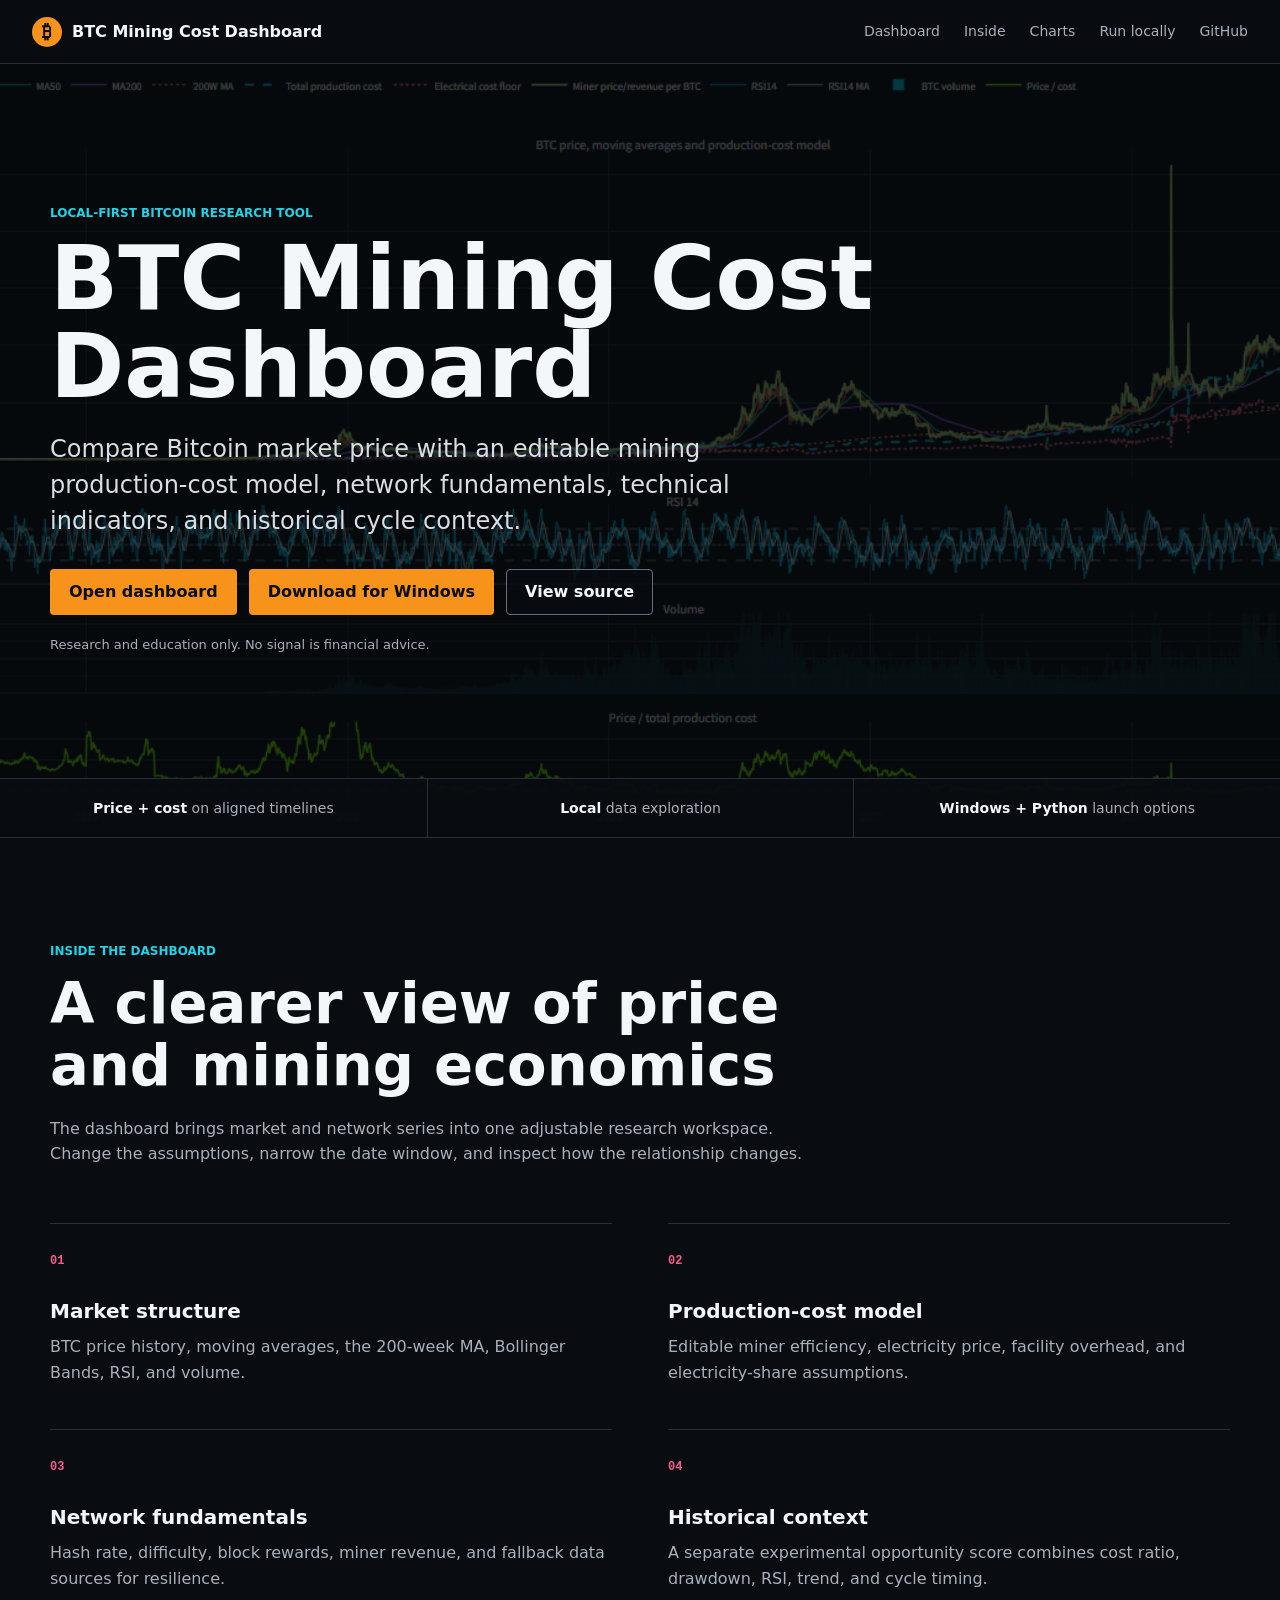
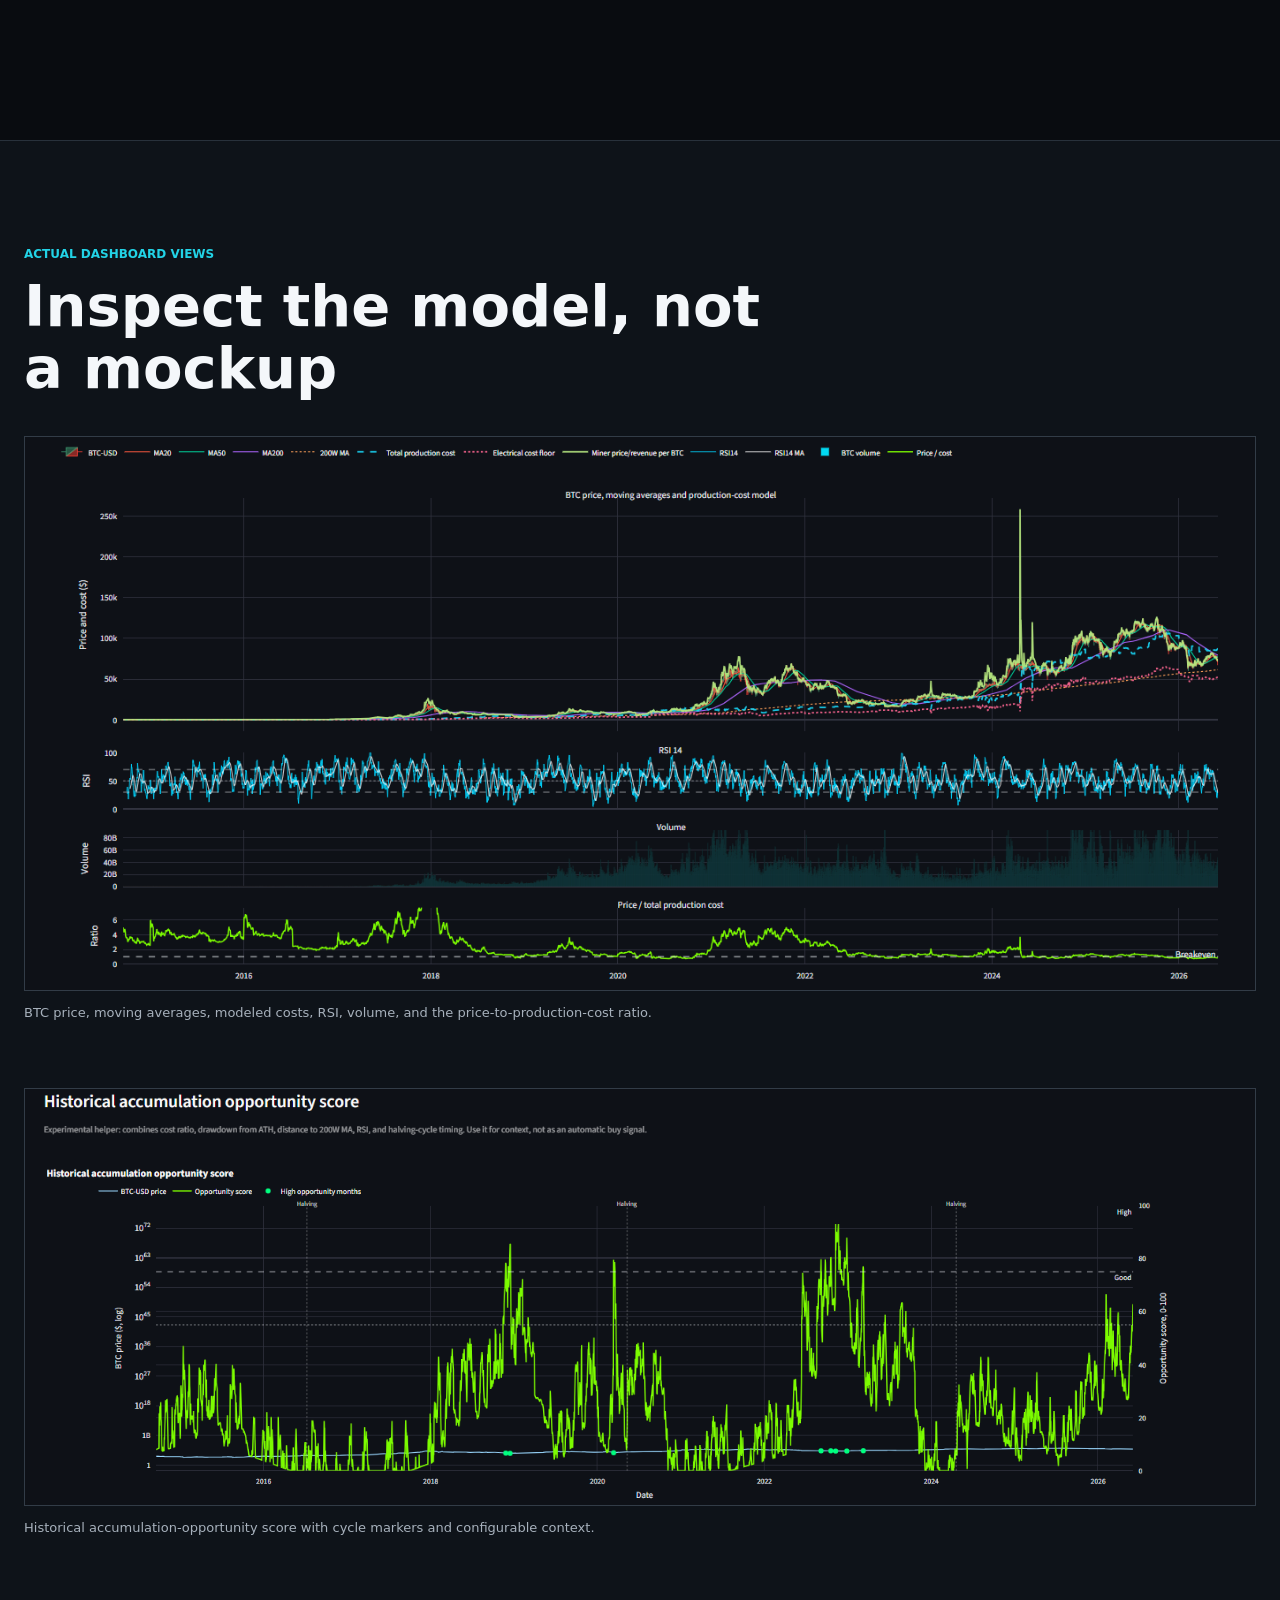
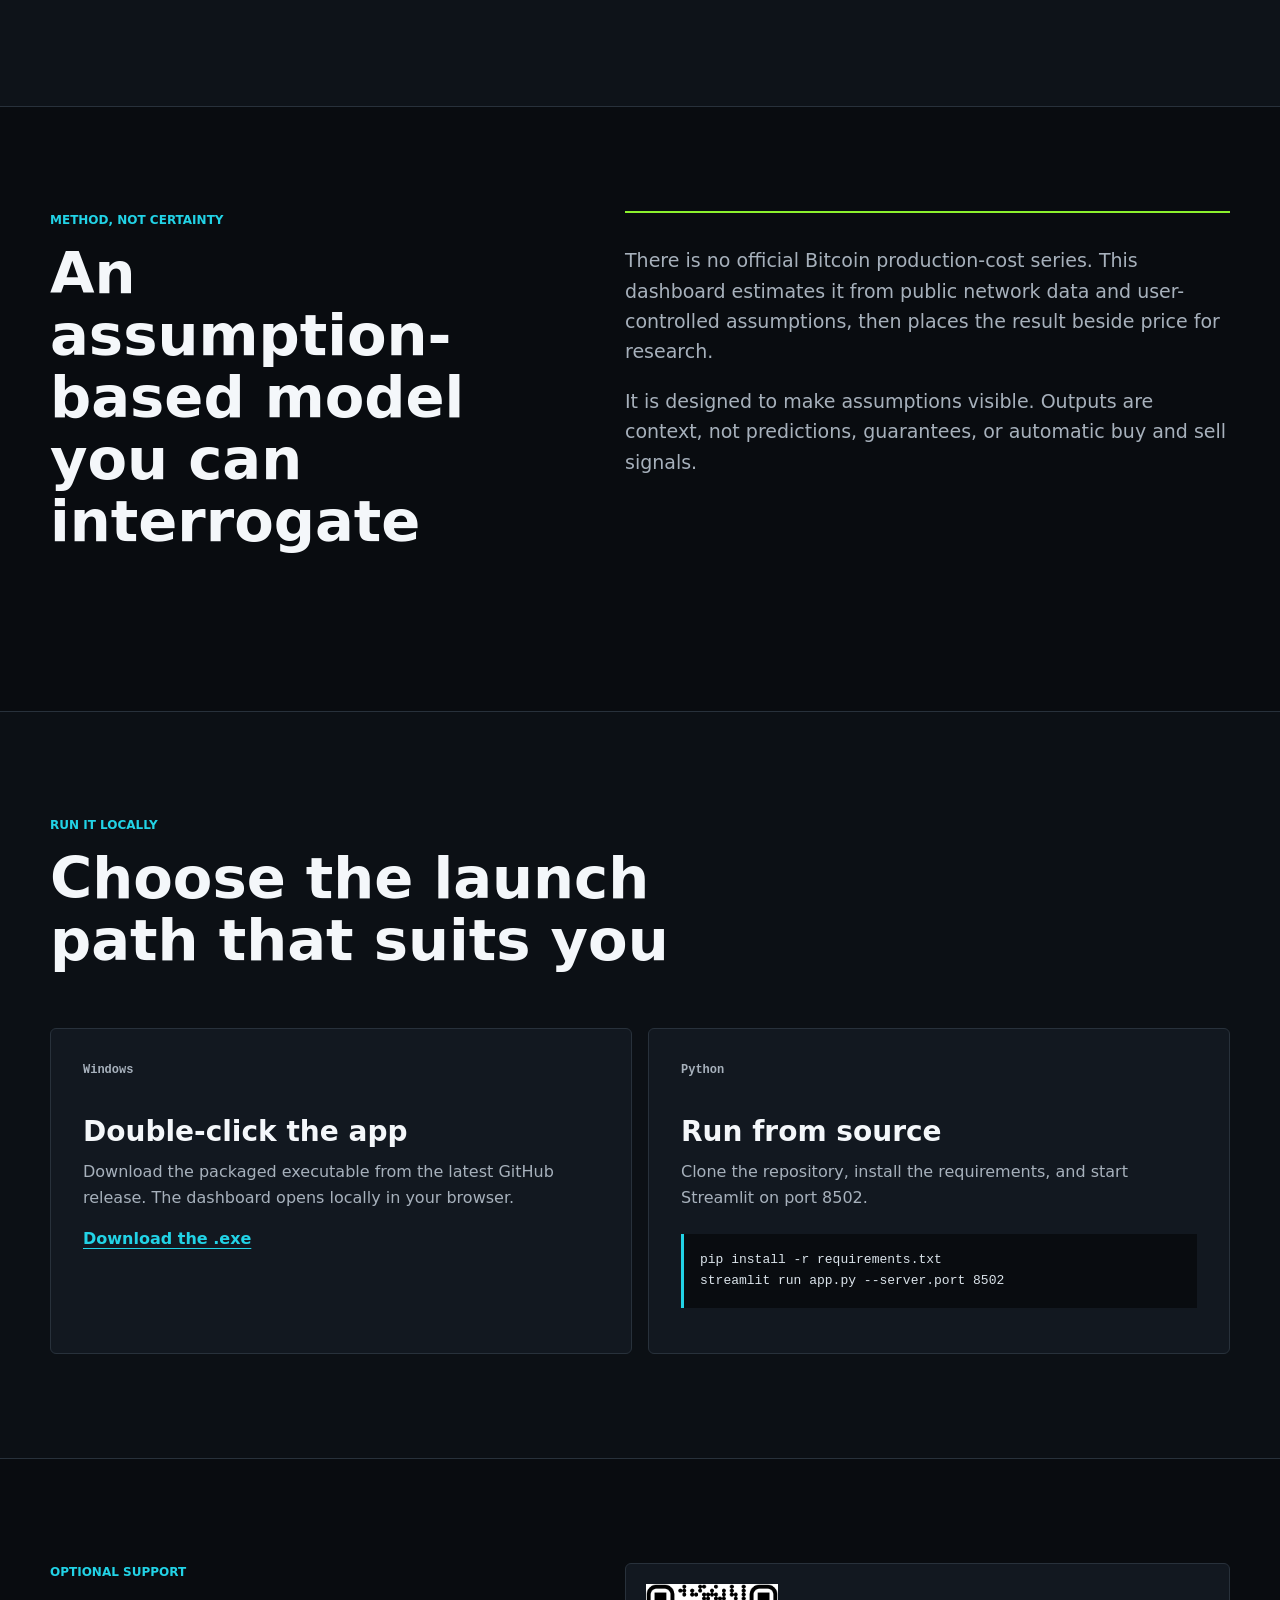
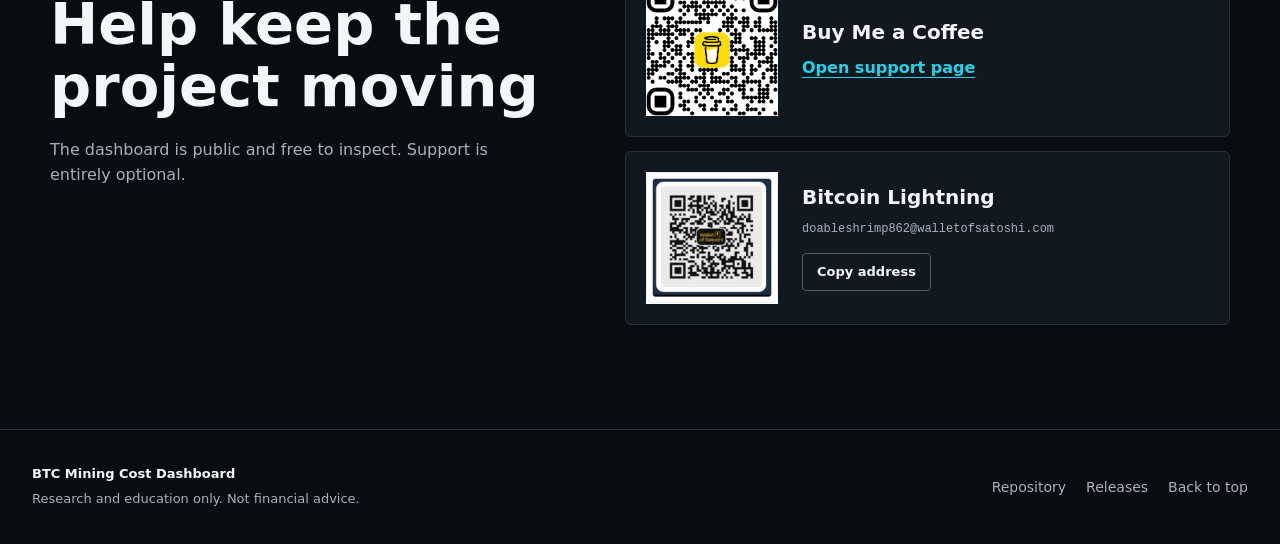
<file: docs/project.html>
<!doctype html>
<html lang="en">
<head>
  <meta charset="utf-8">
  <meta name="viewport" content="width=device-width, initial-scale=1">
  <meta name="theme-color" content="#090c10">
  <meta name="description" content="Explore Bitcoin market price alongside an assumption-based mining production-cost model, network data, technical indicators, and historical context.">
  <meta property="og:title" content="BTC Mining Cost Dashboard">
  <meta property="og:description" content="A local research dashboard for BTC price, mining production cost, network data, and historical context.">
  <meta property="og:type" content="website">
  <meta property="og:url" content="https://inbacklog.github.io/btc-mining-cost-dashboard/">
  <meta property="og:image" content="https://inbacklog.github.io/btc-mining-cost-dashboard/assets/dashboard-overview.png">
  <meta name="twitter:card" content="summary_large_image">
  <title>BTC Mining Cost Dashboard</title>
  <link rel="stylesheet" href="styles.css">
</head>
<body>
  <a class="skip-link" href="#main">Skip to content</a>

  <header class="site-header">
    <a class="brand" href="#top" aria-label="BTC Mining Cost Dashboard home">
      <span class="brand-mark" aria-hidden="true">₿</span>
      <span>BTC Mining Cost Dashboard</span>
    </a>
    <nav aria-label="Primary navigation">
      <a href="./">Dashboard</a>
      <a href="#inside">Inside</a>
      <a href="#screens">Charts</a>
      <a href="#run">Run locally</a>
      <a href="https://github.com/inbacklog/btc-mining-cost-dashboard" target="_blank" rel="noreferrer">GitHub</a>
    </nav>
  </header>

  <main id="main">
    <section class="hero" id="top" aria-labelledby="hero-title">
      <div class="hero-overlay" aria-hidden="true"></div>
      <div class="hero-content">
        <p class="eyebrow">Local-first Bitcoin research tool</p>
        <h1 id="hero-title">BTC Mining Cost Dashboard</h1>
        <p class="hero-copy">Compare Bitcoin market price with an editable mining production-cost model, network fundamentals, technical indicators, and historical cycle context.</p>
        <div class="hero-actions">
          <a class="button button-primary" href="./">Open dashboard</a>
          <a class="button button-primary" href="https://github.com/inbacklog/btc-mining-cost-dashboard/releases/latest/download/BTC-Mining-Cost-Dashboard.exe">Download for Windows</a>
          <a class="button button-secondary" href="https://github.com/inbacklog/btc-mining-cost-dashboard" target="_blank" rel="noreferrer">View source</a>
        </div>
        <p class="hero-note">Research and education only. No signal is financial advice.</p>
      </div>
      <div class="hero-facts" aria-label="Project highlights">
        <span><strong>Price + cost</strong> on aligned timelines</span>
        <span><strong>Local</strong> data exploration</span>
        <span><strong>Windows + Python</strong> launch options</span>
      </div>
    </section>

    <section class="section section-intro" id="inside">
      <div class="section-inner">
        <div class="section-heading">
          <p class="eyebrow">Inside the dashboard</p>
          <h2>A clearer view of price and mining economics</h2>
          <p>The dashboard brings market and network series into one adjustable research workspace. Change the assumptions, narrow the date window, and inspect how the relationship changes.</p>
        </div>
        <div class="feature-grid">
          <article>
            <span class="feature-index">01</span>
            <h3>Market structure</h3>
            <p>BTC price history, moving averages, the 200-week MA, Bollinger Bands, RSI, and volume.</p>
          </article>
          <article>
            <span class="feature-index">02</span>
            <h3>Production-cost model</h3>
            <p>Editable miner efficiency, electricity price, facility overhead, and electricity-share assumptions.</p>
          </article>
          <article>
            <span class="feature-index">03</span>
            <h3>Network fundamentals</h3>
            <p>Hash rate, difficulty, block rewards, miner revenue, and fallback data sources for resilience.</p>
          </article>
          <article>
            <span class="feature-index">04</span>
            <h3>Historical context</h3>
            <p>A separate experimental opportunity score combines cost ratio, drawdown, RSI, trend, and cycle timing.</p>
          </article>
        </div>
      </div>
    </section>

    <section class="section section-screens" id="screens">
      <div class="section-inner section-wide">
        <div class="section-heading compact">
          <p class="eyebrow">Actual dashboard views</p>
          <h2>Inspect the model, not a mockup</h2>
        </div>
        <figure class="screen-figure">
          <img src="assets/dashboard-overview.png" alt="BTC price, moving averages, production cost, RSI, volume, and price-to-cost ratio shown in aligned charts" width="1392" height="626" loading="lazy">
          <figcaption>BTC price, moving averages, modeled costs, RSI, volume, and the price-to-production-cost ratio.</figcaption>
        </figure>
        <figure class="screen-figure">
          <img src="assets/cost-comparison.png" alt="Historical accumulation opportunity score with Bitcoin price and halving markers" width="1560" height="527" loading="lazy">
          <figcaption>Historical accumulation-opportunity score with cycle markers and configurable context.</figcaption>
        </figure>
      </div>
    </section>

    <section class="section section-method">
      <div class="section-inner method-layout">
        <div class="section-heading compact">
          <p class="eyebrow">Method, not certainty</p>
          <h2>An assumption-based model you can interrogate</h2>
        </div>
        <div class="method-copy">
          <p>There is no official Bitcoin production-cost series. This dashboard estimates it from public network data and user-controlled assumptions, then places the result beside price for research.</p>
          <p>It is designed to make assumptions visible. Outputs are context, not predictions, guarantees, or automatic buy and sell signals.</p>
        </div>
      </div>
    </section>

    <section class="section section-run" id="run">
      <div class="section-inner">
        <div class="section-heading">
          <p class="eyebrow">Run it locally</p>
          <h2>Choose the launch path that suits you</h2>
        </div>
        <div class="run-grid">
          <article class="run-option">
            <p class="option-label">Windows</p>
            <h3>Double-click the app</h3>
            <p>Download the packaged executable from the latest GitHub release. The dashboard opens locally in your browser.</p>
            <a class="text-link" href="https://github.com/inbacklog/btc-mining-cost-dashboard/releases/latest/download/BTC-Mining-Cost-Dashboard.exe">Download the .exe</a>
          </article>
          <article class="run-option">
            <p class="option-label">Python</p>
            <h3>Run from source</h3>
            <p>Clone the repository, install the requirements, and start Streamlit on port 8502.</p>
            <pre><code>pip install -r requirements.txt
streamlit run app.py --server.port 8502</code></pre>
          </article>
        </div>
      </div>
    </section>

    <section class="section section-support" id="support">
      <div class="section-inner support-layout">
        <div class="section-heading compact">
          <p class="eyebrow">Optional support</p>
          <h2>Help keep the project moving</h2>
          <p>The dashboard is public and free to inspect. Support is entirely optional.</p>
        </div>
        <div class="support-options">
          <article class="support-option">
            <img src="assets/buymeacoffee-qr.png" alt="Buy Me a Coffee QR code" width="160" height="160" loading="lazy">
            <div>
              <h3>Buy Me a Coffee</h3>
              <a class="text-link" href="https://buymeacoffee.com/inbacklog" target="_blank" rel="noreferrer">Open support page</a>
            </div>
          </article>
          <article class="support-option">
            <img src="assets/lightning-qr.png" alt="Bitcoin Lightning QR code for Wallet of Satoshi" width="160" height="160" loading="lazy">
            <div>
              <h3>Bitcoin Lightning</h3>
              <code id="lightning-address">doableshrimp862@walletofsatoshi.com</code>
              <button class="copy-button" type="button" data-copy="doableshrimp862@walletofsatoshi.com">Copy address</button>
            </div>
          </article>
        </div>
      </div>
    </section>
  </main>

  <footer>
    <div>
      <strong>BTC Mining Cost Dashboard</strong>
      <span>Research and education only. Not financial advice.</span>
    </div>
    <div class="footer-links">
      <a href="https://github.com/inbacklog/btc-mining-cost-dashboard">Repository</a>
      <a href="https://github.com/inbacklog/btc-mining-cost-dashboard/releases">Releases</a>
      <a href="#top">Back to top</a>
    </div>
  </footer>

  <script src="script.js"></script>
</body>
</html>
</file>
<file: docs/styles.css>
:root {
  color-scheme: dark;
  --bg: #090c10;
  --bg-soft: #0e1319;
  --panel: #121820;
  --line: #28313b;
  --text: #f4f7fa;
  --muted: #a7b1bc;
  --orange: #f7931a;
  --cyan: #22d3e6;
  --lime: #8bf12d;
  --pink: #f45d8b;
  --content: 1180px;
}

* {
  box-sizing: border-box;
}

html {
  scroll-behavior: smooth;
}

body {
  margin: 0;
  background: var(--bg);
  color: var(--text);
  font-family: Inter, ui-sans-serif, system-ui, -apple-system, BlinkMacSystemFont, "Segoe UI", sans-serif;
  line-height: 1.6;
  letter-spacing: 0;
}

body::selection {
  background: var(--orange);
  color: #080a0d;
}

a {
  color: inherit;
}

.skip-link {
  position: fixed;
  top: 12px;
  left: 12px;
  z-index: 100;
  transform: translateY(-160%);
  background: var(--text);
  color: var(--bg);
  padding: 8px 12px;
}

.skip-link:focus {
  transform: translateY(0);
}

.site-header {
  position: sticky;
  top: 0;
  z-index: 20;
  min-height: 64px;
  display: flex;
  align-items: center;
  justify-content: space-between;
  gap: 24px;
  padding: 0 32px;
  background: rgba(9, 12, 16, 0.94);
  border-bottom: 1px solid var(--line);
  backdrop-filter: blur(14px);
}

.brand {
  display: inline-flex;
  align-items: center;
  gap: 10px;
  color: var(--text);
  font-weight: 750;
  text-decoration: none;
  white-space: nowrap;
}

.brand-mark {
  display: grid;
  place-items: center;
  width: 30px;
  height: 30px;
  border-radius: 50%;
  background: var(--orange);
  color: #090c10;
  font-size: 19px;
  line-height: 1;
}

nav {
  display: flex;
  align-items: center;
  gap: 24px;
}

nav a,
.footer-links a {
  color: var(--muted);
  font-size: 14px;
  text-decoration: none;
}

nav a:hover,
.footer-links a:hover {
  color: var(--text);
}

.hero {
  position: relative;
  min-height: 86svh;
  display: flex;
  flex-direction: column;
  justify-content: space-between;
  isolation: isolate;
  background-image: url("assets/dashboard-overview.png");
  background-size: cover;
  background-position: center top;
  border-bottom: 1px solid var(--line);
}

.hero-overlay {
  position: absolute;
  inset: 0;
  z-index: -1;
  background: rgba(4, 7, 10, 0.76);
}

.hero-content {
  width: min(var(--content), calc(100% - 48px));
  margin: auto;
  padding: 11vh 0 9vh;
}

.eyebrow {
  margin: 0 0 12px;
  color: var(--cyan);
  font-size: 12px;
  font-weight: 800;
  text-transform: uppercase;
  letter-spacing: 0;
}

h1,
h2,
h3,
p {
  margin-top: 0;
}

h1 {
  max-width: 880px;
  margin-bottom: 20px;
  font-size: clamp(48px, 7vw, 94px);
  line-height: 0.98;
  letter-spacing: 0;
}

.hero-copy {
  max-width: 720px;
  margin-bottom: 30px;
  color: #d7dee5;
  font-size: clamp(18px, 2vw, 24px);
  line-height: 1.5;
}

.hero-actions {
  display: flex;
  flex-wrap: wrap;
  gap: 12px;
}

.button {
  display: inline-flex;
  align-items: center;
  justify-content: center;
  min-height: 46px;
  padding: 0 18px;
  border: 1px solid transparent;
  border-radius: 4px;
  font-weight: 750;
  text-decoration: none;
}

.button-primary {
  background: var(--orange);
  color: #090c10;
}

.button-primary:hover {
  background: #ffad3e;
}

.button-secondary {
  background: rgba(9, 12, 16, 0.76);
  border-color: #66717d;
  color: var(--text);
}

.button-secondary:hover {
  border-color: var(--cyan);
}

.hero-note {
  margin: 20px 0 0;
  color: var(--muted);
  font-size: 13px;
}

.hero-facts {
  display: grid;
  grid-template-columns: repeat(3, 1fr);
  background: rgba(9, 12, 16, 0.94);
  border-top: 1px solid var(--line);
}

.hero-facts span {
  padding: 18px 24px;
  color: var(--muted);
  text-align: center;
  font-size: 14px;
}

.hero-facts span + span {
  border-left: 1px solid var(--line);
}

.hero-facts strong {
  color: var(--text);
}

.section {
  padding: 104px 24px;
  border-bottom: 1px solid var(--line);
}

.section-inner {
  width: min(var(--content), 100%);
  margin: 0 auto;
}

.section-wide {
  width: min(1440px, 100%);
}

.section-heading {
  max-width: 760px;
  margin-bottom: 56px;
}

.section-heading.compact {
  margin-bottom: 36px;
}

h2 {
  margin-bottom: 18px;
  font-size: clamp(32px, 4.5vw, 58px);
  line-height: 1.08;
  letter-spacing: 0;
}

h3 {
  margin-bottom: 10px;
  font-size: 20px;
  line-height: 1.25;
  letter-spacing: 0;
}

.section-heading > p:last-child,
.feature-grid p,
.run-option p,
.method-copy,
.support-option code {
  color: var(--muted);
}

.feature-grid {
  display: grid;
  grid-template-columns: repeat(2, 1fr);
  gap: 0 56px;
}

.feature-grid article {
  min-height: 190px;
  padding: 28px 0;
  border-top: 1px solid var(--line);
}

.feature-index,
.option-label {
  color: var(--pink);
  font-family: ui-monospace, SFMono-Regular, Consolas, monospace;
  font-size: 12px;
  font-weight: 700;
}

.feature-index {
  display: block;
  margin-bottom: 28px;
}

.section-screens {
  background: var(--bg-soft);
}

.screen-figure {
  margin: 0 0 64px;
}

.screen-figure img {
  display: block;
  width: 100%;
  height: auto;
  border: 1px solid #323c47;
  background: #0d1117;
}

.screen-figure figcaption {
  margin-top: 12px;
  color: var(--muted);
  font-size: 13px;
}

.method-layout,
.support-layout {
  display: grid;
  grid-template-columns: minmax(0, 0.9fr) minmax(0, 1.1fr);
  gap: 80px;
  align-items: start;
}

.method-copy {
  padding-top: 32px;
  border-top: 2px solid var(--lime);
  font-size: 19px;
}

.method-copy p:last-child {
  margin-bottom: 0;
}

.section-run {
  background: #0c1015;
}

.run-grid {
  display: grid;
  grid-template-columns: repeat(2, 1fr);
  gap: 16px;
}

.run-option {
  min-width: 0;
  min-height: 310px;
  padding: 32px;
  background: var(--panel);
  border: 1px solid var(--line);
  border-radius: 6px;
}

.run-option h3 {
  margin-top: 34px;
  font-size: 28px;
}

.run-option pre {
  max-width: 100%;
  overflow-x: auto;
  margin-top: 24px;
  padding: 16px;
  background: #090c10;
  border-left: 3px solid var(--cyan);
  color: #dbe4eb;
  font-size: 13px;
}

.text-link {
  color: var(--cyan);
  font-weight: 700;
  text-underline-offset: 4px;
}

.support-options {
  display: grid;
  gap: 14px;
}

.support-option {
  display: grid;
  grid-template-columns: 132px 1fr;
  gap: 24px;
  align-items: center;
  padding: 20px;
  background: var(--panel);
  border: 1px solid var(--line);
  border-radius: 6px;
}

.support-option img {
  display: block;
  width: 132px;
  height: 132px;
  object-fit: contain;
  background: #fff;
}

.support-option code {
  display: block;
  max-width: 100%;
  overflow-wrap: anywhere;
  margin-bottom: 14px;
  font-size: 12px;
}

.copy-button {
  min-height: 38px;
  padding: 0 14px;
  border: 1px solid #4f5d69;
  border-radius: 4px;
  background: transparent;
  color: var(--text);
  font: inherit;
  font-size: 13px;
  font-weight: 700;
  cursor: pointer;
}

.copy-button:hover,
.copy-button:focus-visible {
  border-color: var(--lime);
}

footer {
  display: flex;
  justify-content: space-between;
  gap: 32px;
  padding: 34px 32px;
  color: var(--muted);
  font-size: 13px;
}

footer > div:first-child {
  display: grid;
  gap: 4px;
}

footer strong {
  color: var(--text);
}

.footer-links {
  display: flex;
  flex-wrap: wrap;
  gap: 20px;
  align-items: center;
}

@media (max-width: 820px) {
  .site-header {
    padding: 0 18px;
  }

  nav a:not(:last-child) {
    display: none;
  }

  .hero {
    min-height: calc(100svh - 24px);
    background-position: 58% top;
  }

  .hero-content {
    width: min(100% - 36px, 680px);
    padding: 10vh 0 7vh;
  }

  h1 {
    font-size: clamp(44px, 14vw, 70px);
  }

  .hero-facts {
    grid-template-columns: 1fr;
  }

  .hero-facts span {
    padding: 10px 18px;
    text-align: left;
  }

  .hero-facts span + span {
    border-left: 0;
    border-top: 1px solid var(--line);
  }

  .section {
    padding: 76px 18px;
  }

  .feature-grid,
  .run-grid,
  .method-layout,
  .support-layout {
    grid-template-columns: 1fr;
  }

  .method-layout,
  .support-layout {
    gap: 18px;
  }

  .run-option {
    min-height: 0;
  }

  .support-option {
    grid-template-columns: 96px 1fr;
    gap: 16px;
  }

  .support-option img {
    width: 96px;
    height: 96px;
  }

  footer {
    flex-direction: column;
    padding: 30px 18px;
  }
}

@media (max-width: 480px) {
  .brand span:last-child {
    display: none;
  }

  .hero-actions,
  .button {
    width: 100%;
  }

  .support-option {
    grid-template-columns: 1fr;
  }

  .support-option img {
    width: 128px;
    height: 128px;
  }
}

@media (prefers-reduced-motion: reduce) {
  html {
    scroll-behavior: auto;
  }
}
</file>
